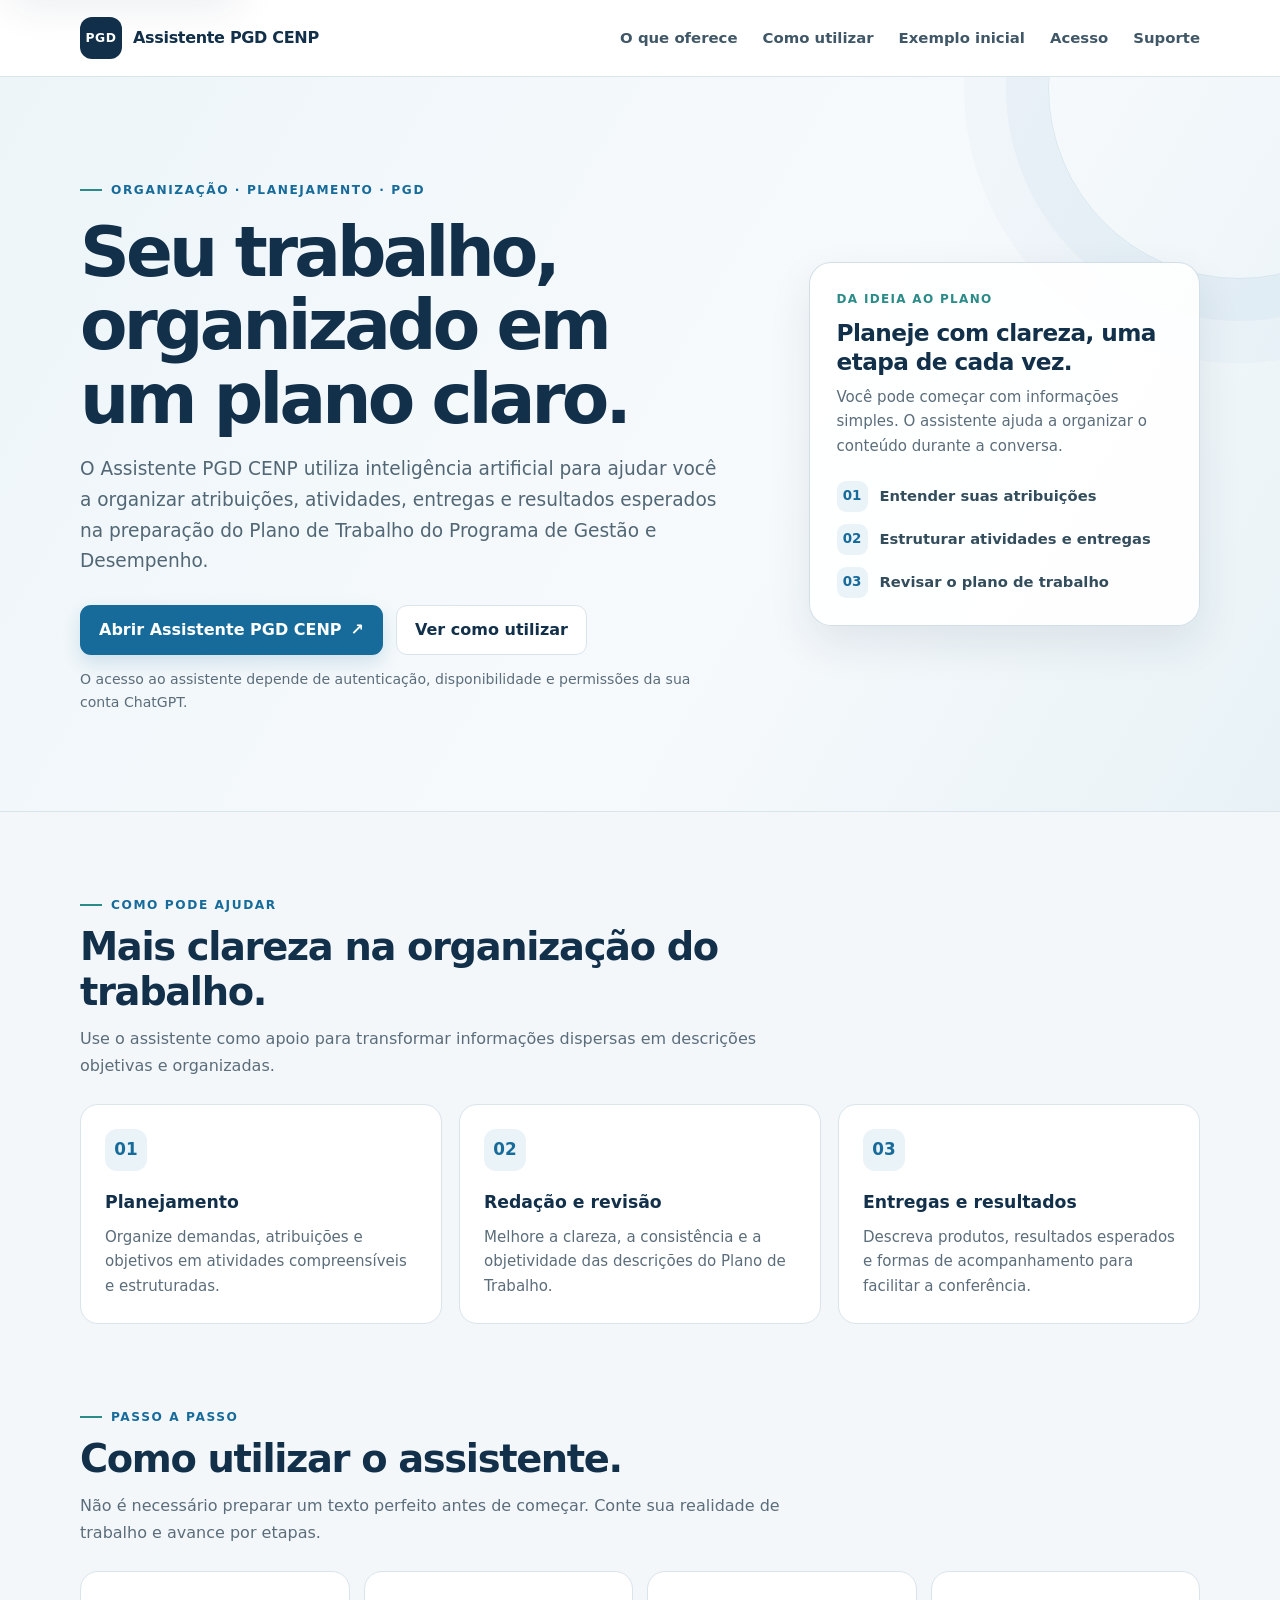
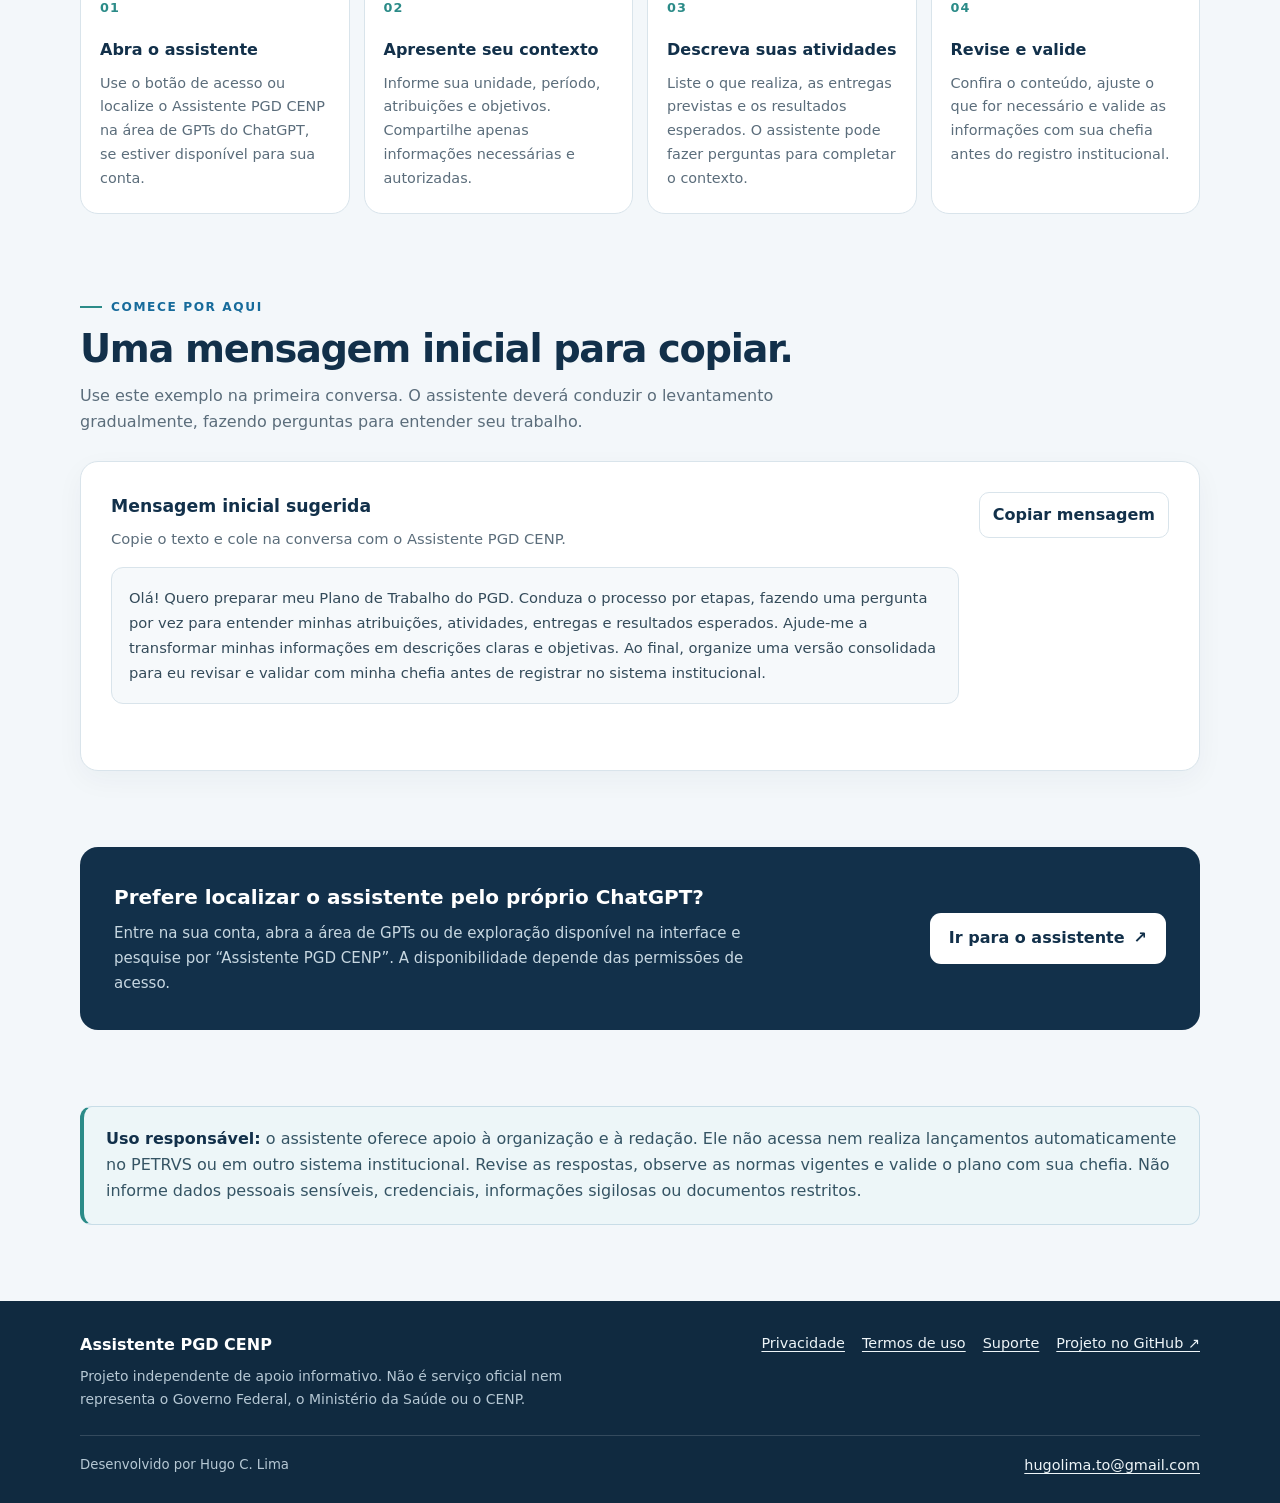
<file: index.html>
<!doctype html>
<html lang="pt-BR">
<head>
  <meta charset="utf-8">
  <meta name="viewport" content="width=device-width, initial-scale=1">
  <meta name="description" content="Conheça o Assistente PGD CENP: apoio com inteligência artificial para organizar atividades, entregas e informações do Plano de Trabalho no PGD.">
  <meta name="theme-color" content="#12304a">
  <meta property="og:type" content="website">
  <meta property="og:title" content="Assistente PGD CENP">
  <meta property="og:description" content="Organize suas atividades e prepare seu Plano de Trabalho do PGD com orientação passo a passo.">
  <meta property="og:url" content="https://yugolemom.github.io/assistente-pgd-cenp-publico/">
  <title>Assistente PGD CENP | Planejamento do Plano de Trabalho</title>
  <link rel="icon" href="favicon.svg" type="image/svg+xml">
  <link rel="stylesheet" href="styles.css">
  <script src="script.js" defer></script>
</head>
<body>
  <a class="skip-link" href="#conteudo">Pular para o conteúdo</a>
  <header class="site-header">
    <div class="container header-inner">
      <a class="brand" href="index.html" aria-label="Assistente PGD CENP — página inicial">
        <span class="brand-mark" aria-hidden="true">PGD</span>
        <span class="brand-name">Assistente <strong>PGD CENP</strong></span>
      </a>
      <button class="menu-toggle" type="button" data-menu-toggle aria-expanded="false" aria-controls="primary-nav" aria-label="Abrir menu">☰ Menu</button>
      <nav class="primary-nav" id="primary-nav" aria-label="Navegação principal">
        <a href="#beneficios">O que oferece</a>
        <a href="#como-utilizar">Como utilizar</a>
        <a href="#exemplo">Exemplo inicial</a>
        <a href="#acesso">Acesso</a>
        <a href="suporte.html">Suporte</a>
      </nav>
    </div>
  </header>

  <main id="conteudo">
    <section class="hero">
      <div class="container hero-grid">
        <div>
          <div class="eyebrow">Organização · Planejamento · PGD</div>
          <h1>Seu trabalho, organizado em um plano claro.</h1>
          <p class="hero-copy">O Assistente PGD CENP utiliza inteligência artificial para ajudar você a organizar atribuições, atividades, entregas e resultados esperados na preparação do Plano de Trabalho do Programa de Gestão e Desempenho.</p>
          <div class="hero-actions">
            <a class="btn btn-primary" href="https://chatgpt.com/plugins/plugins_6afefebbe8c481919bae7ef094b13bba" target="_blank" rel="noopener noreferrer">Abrir Assistente PGD CENP <span aria-hidden="true">↗</span></a>
            <a class="btn btn-secondary" href="#como-utilizar">Ver como utilizar</a>
          </div>
          <p class="helper-text">O acesso ao assistente depende de autenticação, disponibilidade e permissões da sua conta ChatGPT.</p>
        </div>
        <aside class="hero-panel" aria-label="Etapas de apoio do assistente">
          <div class="panel-kicker">Da ideia ao plano</div>
          <h2>Planeje com clareza, uma etapa de cada vez.</h2>
          <p>Você pode começar com informações simples. O assistente ajuda a organizar o conteúdo durante a conversa.</p>
          <div class="panel-list">
            <div class="panel-item"><span class="panel-number">01</span> Entender suas atribuições</div>
            <div class="panel-item"><span class="panel-number">02</span> Estruturar atividades e entregas</div>
            <div class="panel-item"><span class="panel-number">03</span> Revisar o plano de trabalho</div>
          </div>
        </aside>
      </div>
    </section>

    <section class="section container" id="beneficios">
      <div class="section-heading">
        <div class="eyebrow">Como pode ajudar</div>
        <h2>Mais clareza na organização do trabalho.</h2>
        <p class="section-intro">Use o assistente como apoio para transformar informações dispersas em descrições objetivas e organizadas.</p>
      </div>
      <div class="feature-grid">
        <article class="feature-card">
          <div class="feature-icon" aria-hidden="true">01</div>
          <h3>Planejamento</h3>
          <p>Organize demandas, atribuições e objetivos em atividades compreensíveis e estruturadas.</p>
        </article>
        <article class="feature-card">
          <div class="feature-icon" aria-hidden="true">02</div>
          <h3>Redação e revisão</h3>
          <p>Melhore a clareza, a consistência e a objetividade das descrições do Plano de Trabalho.</p>
        </article>
        <article class="feature-card">
          <div class="feature-icon" aria-hidden="true">03</div>
          <h3>Entregas e resultados</h3>
          <p>Descreva produtos, resultados esperados e formas de acompanhamento para facilitar a conferência.</p>
        </article>
      </div>
    </section>

    <section class="section container" id="como-utilizar">
      <div class="section-heading">
        <div class="eyebrow">Passo a passo</div>
        <h2>Como utilizar o assistente.</h2>
        <p class="section-intro">Não é necessário preparar um texto perfeito antes de começar. Conte sua realidade de trabalho e avance por etapas.</p>
      </div>
      <ol class="steps-grid">
        <li class="step-card">
          <h3>Abra o assistente</h3>
          <p>Use o botão de acesso ou localize o Assistente PGD CENP na área de GPTs do ChatGPT, se estiver disponível para sua conta.</p>
        </li>
        <li class="step-card">
          <h3>Apresente seu contexto</h3>
          <p>Informe sua unidade, período, atribuições e objetivos. Compartilhe apenas informações necessárias e autorizadas.</p>
        </li>
        <li class="step-card">
          <h3>Descreva suas atividades</h3>
          <p>Liste o que realiza, as entregas previstas e os resultados esperados. O assistente pode fazer perguntas para completar o contexto.</p>
        </li>
        <li class="step-card">
          <h3>Revise e valide</h3>
          <p>Confira o conteúdo, ajuste o que for necessário e valide as informações com sua chefia antes do registro institucional.</p>
        </li>
      </ol>
    </section>

    <section class="section container" id="exemplo">
      <div class="section-heading">
        <div class="eyebrow">Comece por aqui</div>
        <h2>Uma mensagem inicial para copiar.</h2>
        <p class="section-intro">Use este exemplo na primeira conversa. O assistente deverá conduzir o levantamento gradualmente, fazendo perguntas para entender seu trabalho.</p>
      </div>
      <div class="prompt-card">
        <div>
          <h3>Mensagem inicial sugerida</h3>
          <p>Copie o texto e cole na conversa com o Assistente PGD CENP.</p>
          <pre class="prompt-text" id="prompt-text">Olá! Quero preparar meu Plano de Trabalho do PGD. Conduza o processo por etapas, fazendo uma pergunta por vez para entender minhas atribuições, atividades, entregas e resultados esperados. Ajude-me a transformar minhas informações em descrições claras e objetivas. Ao final, organize uma versão consolidada para eu revisar e validar com minha chefia antes de registrar no sistema institucional.</pre>
          <p class="copy-status" id="copy-status" role="status" aria-live="polite"></p>
        </div>
        <button class="copy-button" type="button" data-copy-target="#prompt-text">Copiar mensagem</button>
      </div>
    </section>

    <section class="section container" id="acesso">
      <div class="access-card">
        <div>
          <h3>Prefere localizar o assistente pelo próprio ChatGPT?</h3>
          <p>Entre na sua conta, abra a área de GPTs ou de exploração disponível na interface e pesquise por “Assistente PGD CENP”. A disponibilidade depende das permissões de acesso.</p>
        </div>
        <a class="btn" href="https://chatgpt.com/plugins/plugins_6afefebbe8c481919bae7ef094b13bba" target="_blank" rel="noopener noreferrer">Ir para o assistente <span aria-hidden="true">↗</span></a>
      </div>
    </section>

    <section class="section container">
      <div class="notice">
        <strong>Uso responsável:</strong> o assistente oferece apoio à organização e à redação. Ele não acessa nem realiza lançamentos automaticamente no PETRVS ou em outro sistema institucional. Revise as respostas, observe as normas vigentes e valide o plano com sua chefia. Não informe dados pessoais sensíveis, credenciais, informações sigilosas ou documentos restritos.
      </div>
    </section>
  </main>

  <footer class="site-footer">
    <div class="container">
      <div class="footer-grid">
        <div>
          <div class="footer-brand">Assistente PGD CENP</div>
          <p class="footer-note">Projeto independente de apoio informativo. Não é serviço oficial nem representa o Governo Federal, o Ministério da Saúde ou o CENP.</p>
        </div>
        <nav class="footer-links" aria-label="Links institucionais do projeto">
          <a href="privacidade.html">Privacidade</a>
          <a href="termos.html">Termos de uso</a>
          <a href="suporte.html">Suporte</a>
          <a href="https://github.com/yugolemom/assistente-pgd-cenp-publico" target="_blank" rel="noopener noreferrer">Projeto no GitHub ↗</a>
        </nav>
      </div>
      <div class="footer-bottom">
        <span>Desenvolvido por Hugo C. Lima</span>
        <a href="mailto:hugolima.to@gmail.com">hugolima.to@gmail.com</a>
      </div>
    </div>
  </footer>
</body>
</html>
</file>
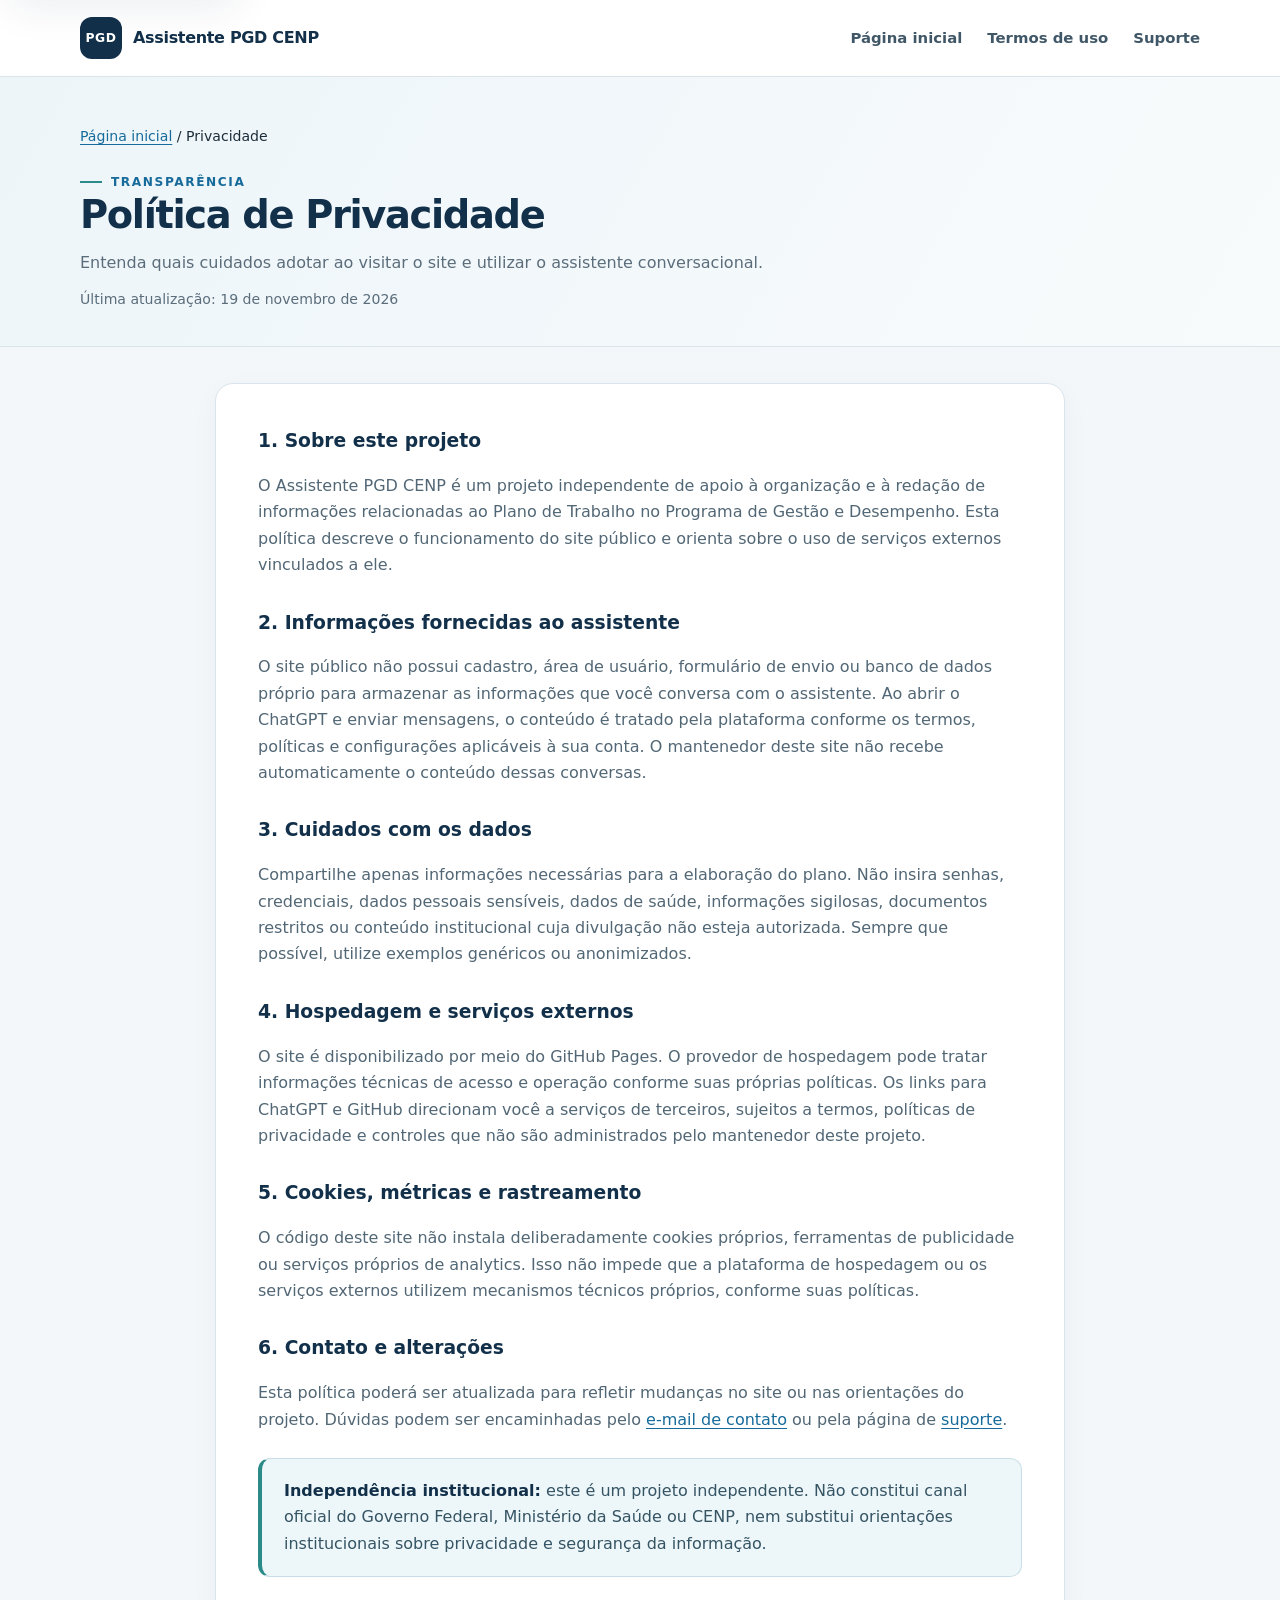
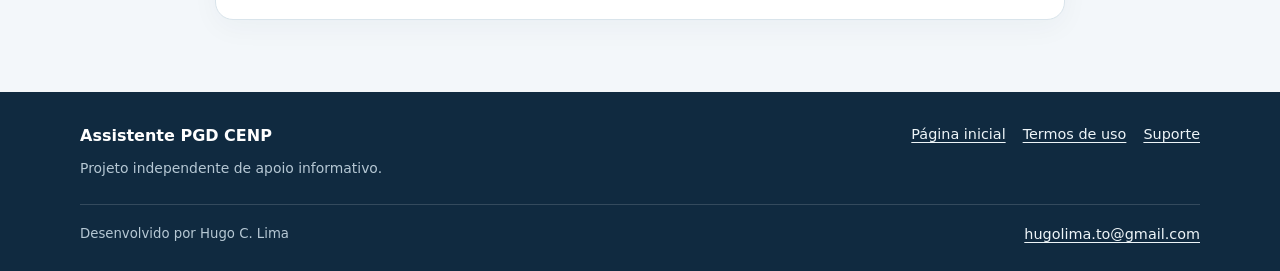
<file: privacidade.html>
<!doctype html>
<html lang="pt-BR">
<head>
  <meta charset="utf-8">
  <meta name="viewport" content="width=device-width, initial-scale=1">
  <meta name="description" content="Informações sobre privacidade e proteção de dados no uso do site Assistente PGD CENP.">
  <meta name="theme-color" content="#12304a">
  <title>Privacidade | Assistente PGD CENP</title>
  <link rel="icon" href="favicon.svg" type="image/svg+xml">
  <link rel="stylesheet" href="styles.css">
  <script src="script.js" defer></script>
</head>
<body>
  <a class="skip-link" href="#conteudo">Pular para o conteúdo</a>
  <header class="site-header">
    <div class="container header-inner">
      <a class="brand" href="index.html"><span class="brand-mark" aria-hidden="true">PGD</span><span class="brand-name">Assistente <strong>PGD CENP</strong></span></a>
      <button class="menu-toggle" type="button" data-menu-toggle aria-expanded="false" aria-controls="primary-nav" aria-label="Abrir menu">☰ Menu</button>
      <nav class="primary-nav" id="primary-nav" aria-label="Navegação principal">
        <a href="index.html">Página inicial</a>
        <a href="termos.html">Termos de uso</a>
        <a href="suporte.html">Suporte</a>
      </nav>
    </div>
  </header>
  <main id="conteudo">
    <section class="page-hero">
      <div class="container">
        <p class="breadcrumb"><a href="index.html">Página inicial</a> / Privacidade</p>
        <div class="page-heading">
          <div class="eyebrow">Transparência</div>
          <h1>Política de Privacidade</h1>
          <p>Entenda quais cuidados adotar ao visitar o site e utilizar o assistente conversacional.</p>
          <p class="small">Última atualização: 19 de novembro de 2026</p>
        </div>
      </div>
    </section>
    <article class="prose">
      <h2>1. Sobre este projeto</h2>
      <p>O Assistente PGD CENP é um projeto independente de apoio à organização e à redação de informações relacionadas ao Plano de Trabalho no Programa de Gestão e Desempenho. Esta política descreve o funcionamento do site público e orienta sobre o uso de serviços externos vinculados a ele.</p>

      <h2>2. Informações fornecidas ao assistente</h2>
      <p>O site público não possui cadastro, área de usuário, formulário de envio ou banco de dados próprio para armazenar as informações que você conversa com o assistente. Ao abrir o ChatGPT e enviar mensagens, o conteúdo é tratado pela plataforma conforme os termos, políticas e configurações aplicáveis à sua conta. O mantenedor deste site não recebe automaticamente o conteúdo dessas conversas.</p>

      <h2>3. Cuidados com os dados</h2>
      <p>Compartilhe apenas informações necessárias para a elaboração do plano. Não insira senhas, credenciais, dados pessoais sensíveis, dados de saúde, informações sigilosas, documentos restritos ou conteúdo institucional cuja divulgação não esteja autorizada. Sempre que possível, utilize exemplos genéricos ou anonimizados.</p>

      <h2>4. Hospedagem e serviços externos</h2>
      <p>O site é disponibilizado por meio do GitHub Pages. O provedor de hospedagem pode tratar informações técnicas de acesso e operação conforme suas próprias políticas. Os links para ChatGPT e GitHub direcionam você a serviços de terceiros, sujeitos a termos, políticas de privacidade e controles que não são administrados pelo mantenedor deste projeto.</p>

      <h2>5. Cookies, métricas e rastreamento</h2>
      <p>O código deste site não instala deliberadamente cookies próprios, ferramentas de publicidade ou serviços próprios de analytics. Isso não impede que a plataforma de hospedagem ou os serviços externos utilizem mecanismos técnicos próprios, conforme suas políticas.</p>

      <h2>6. Contato e alterações</h2>
      <p>Esta política poderá ser atualizada para refletir mudanças no site ou nas orientações do projeto. Dúvidas podem ser encaminhadas pelo <a href="mailto:hugolima.to@gmail.com">e-mail de contato</a> ou pela página de <a href="suporte.html">suporte</a>.</p>

      <div class="notice"><strong>Independência institucional:</strong> este é um projeto independente. Não constitui canal oficial do Governo Federal, Ministério da Saúde ou CENP, nem substitui orientações institucionais sobre privacidade e segurança da informação.</div>
    </article>
  </main>
  <footer class="site-footer">
    <div class="container">
      <div class="footer-grid"><div><div class="footer-brand">Assistente PGD CENP</div><p class="footer-note">Projeto independente de apoio informativo.</p></div><nav class="footer-links" aria-label="Links institucionais"><a href="index.html">Página inicial</a><a href="termos.html">Termos de uso</a><a href="suporte.html">Suporte</a></nav></div>
      <div class="footer-bottom"><span>Desenvolvido por Hugo C. Lima</span><a href="mailto:hugolima.to@gmail.com">hugolima.to@gmail.com</a></div>
    </div>
  </footer>
</body>
</html>
</file>
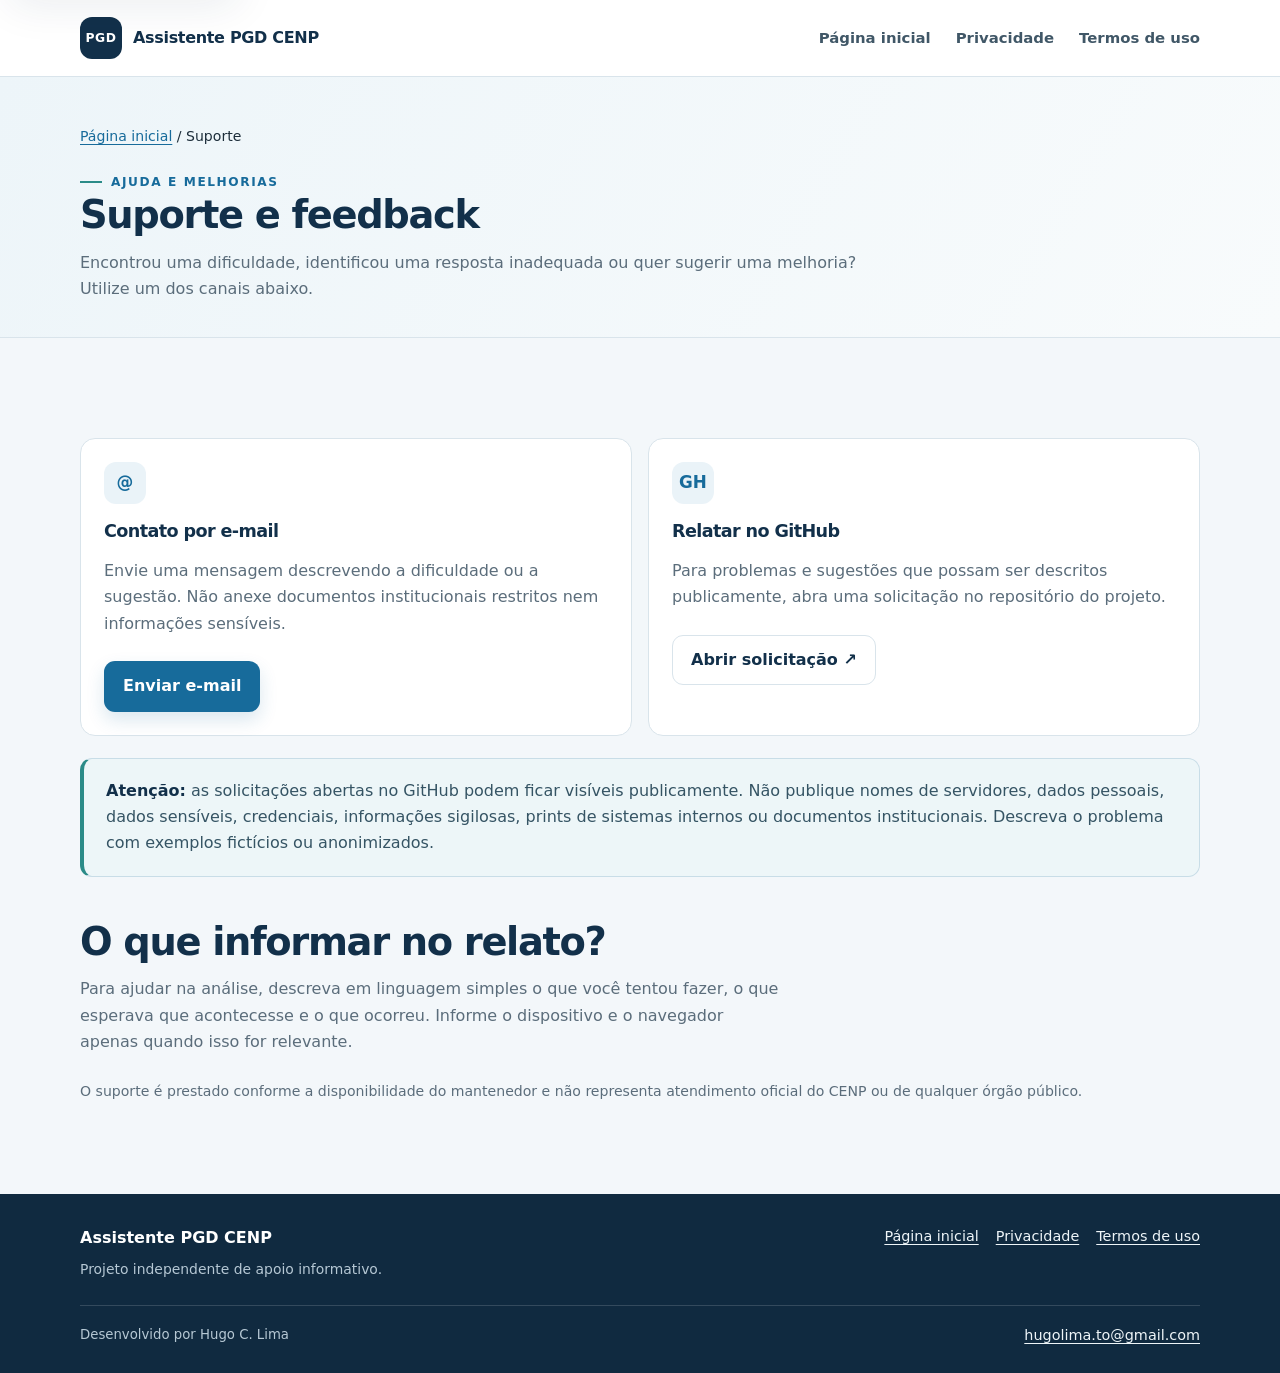
<file: suporte.html>
<!doctype html>
<html lang="pt-BR">
<head>
  <meta charset="utf-8">
  <meta name="viewport" content="width=device-width, initial-scale=1">
  <meta name="description" content="Canais de suporte, dúvidas e sugestões para o Assistente PGD CENP.">
  <meta name="theme-color" content="#12304a">
  <title>Suporte | Assistente PGD CENP</title>
  <link rel="icon" href="favicon.svg" type="image/svg+xml">
  <link rel="stylesheet" href="styles.css">
  <script src="script.js" defer></script>
</head>
<body>
  <a class="skip-link" href="#conteudo">Pular para o conteúdo</a>
  <header class="site-header">
    <div class="container header-inner">
      <a class="brand" href="index.html"><span class="brand-mark" aria-hidden="true">PGD</span><span class="brand-name">Assistente <strong>PGD CENP</strong></span></a>
      <button class="menu-toggle" type="button" data-menu-toggle aria-expanded="false" aria-controls="primary-nav" aria-label="Abrir menu">☰ Menu</button>
      <nav class="primary-nav" id="primary-nav" aria-label="Navegação principal">
        <a href="index.html">Página inicial</a>
        <a href="privacidade.html">Privacidade</a>
        <a href="termos.html">Termos de uso</a>
      </nav>
    </div>
  </header>
  <main id="conteudo">
    <section class="page-hero">
      <div class="container">
        <p class="breadcrumb"><a href="index.html">Página inicial</a> / Suporte</p>
        <div class="page-heading">
          <div class="eyebrow">Ajuda e melhorias</div>
          <h1>Suporte e feedback</h1>
          <p>Encontrou uma dificuldade, identificou uma resposta inadequada ou quer sugerir uma melhoria? Utilize um dos canais abaixo.</p>
        </div>
      </div>
    </section>
    <section class="container section">
      <div class="contact-grid">
        <article class="contact-card">
          <div class="feature-icon" aria-hidden="true">@</div>
          <h2>Contato por e-mail</h2>
          <p>Envie uma mensagem descrevendo a dificuldade ou a sugestão. Não anexe documentos institucionais restritos nem informações sensíveis.</p>
          <a class="btn btn-primary" href="mailto:hugolima.to@gmail.com?subject=Suporte%20-%20Assistente%20PGD%20CENP">Enviar e-mail</a>
        </article>
        <article class="contact-card">
          <div class="feature-icon" aria-hidden="true">GH</div>
          <h2>Relatar no GitHub</h2>
          <p>Para problemas e sugestões que possam ser descritos publicamente, abra uma solicitação no repositório do projeto.</p>
          <a class="btn btn-secondary" href="https://github.com/yugolemom/assistente-pgd-cenp-publico/issues" target="_blank" rel="noopener noreferrer">Abrir solicitação ↗</a>
        </article>
      </div>
      <div class="notice" style="margin-top:22px">
        <strong>Atenção:</strong> as solicitações abertas no GitHub podem ficar visíveis publicamente. Não publique nomes de servidores, dados pessoais, dados sensíveis, credenciais, informações sigilosas, prints de sistemas internos ou documentos institucionais. Descreva o problema com exemplos fictícios ou anonimizados.
      </div>
      <div class="section-heading" style="margin-top:42px">
        <h2>O que informar no relato?</h2>
        <p class="section-intro">Para ajudar na análise, descreva em linguagem simples o que você tentou fazer, o que esperava que acontecesse e o que ocorreu. Informe o dispositivo e o navegador apenas quando isso for relevante.</p>
      </div>
      <p class="small">O suporte é prestado conforme a disponibilidade do mantenedor e não representa atendimento oficial do CENP ou de qualquer órgão público.</p>
    </section>
  </main>
  <footer class="site-footer">
    <div class="container">
      <div class="footer-grid"><div><div class="footer-brand">Assistente PGD CENP</div><p class="footer-note">Projeto independente de apoio informativo.</p></div><nav class="footer-links" aria-label="Links institucionais"><a href="index.html">Página inicial</a><a href="privacidade.html">Privacidade</a><a href="termos.html">Termos de uso</a></nav></div>
      <div class="footer-bottom"><span>Desenvolvido por Hugo C. Lima</span><a href="mailto:hugolima.to@gmail.com">hugolima.to@gmail.com</a></div>
    </div>
  </footer>
</body>
</html>
</file>
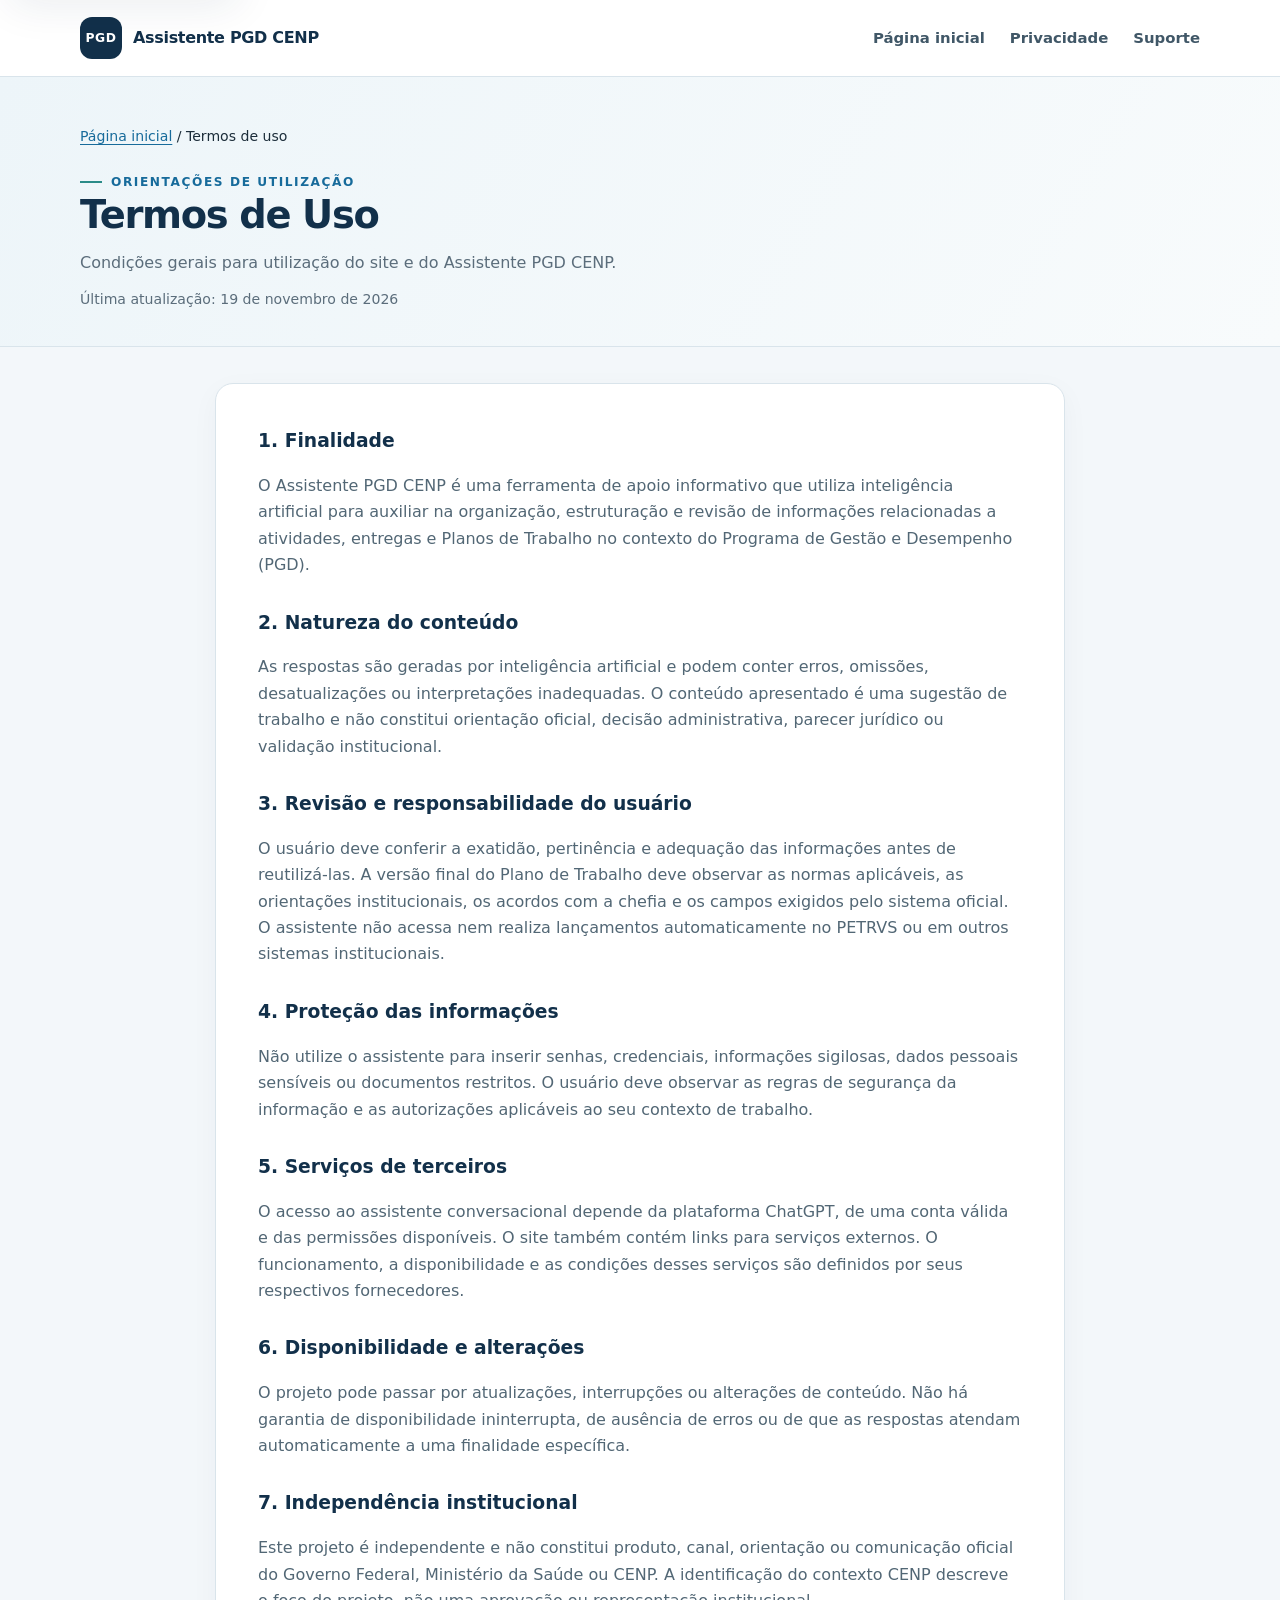
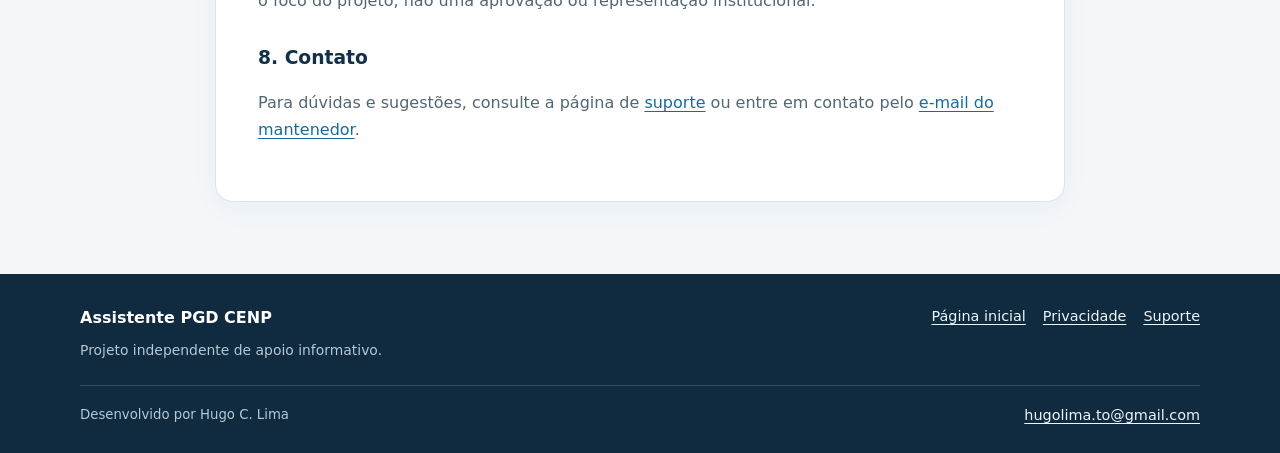
<file: termos.html>
<!doctype html>
<html lang="pt-BR">
<head>
  <meta charset="utf-8">
  <meta name="viewport" content="width=device-width, initial-scale=1">
  <meta name="description" content="Termos de uso do Assistente PGD CENP.">
  <meta name="theme-color" content="#12304a">
  <title>Termos de Uso | Assistente PGD CENP</title>
  <link rel="icon" href="favicon.svg" type="image/svg+xml">
  <link rel="stylesheet" href="styles.css">
  <script src="script.js" defer></script>
</head>
<body>
  <a class="skip-link" href="#conteudo">Pular para o conteúdo</a>
  <header class="site-header">
    <div class="container header-inner">
      <a class="brand" href="index.html"><span class="brand-mark" aria-hidden="true">PGD</span><span class="brand-name">Assistente <strong>PGD CENP</strong></span></a>
      <button class="menu-toggle" type="button" data-menu-toggle aria-expanded="false" aria-controls="primary-nav" aria-label="Abrir menu">☰ Menu</button>
      <nav class="primary-nav" id="primary-nav" aria-label="Navegação principal">
        <a href="index.html">Página inicial</a>
        <a href="privacidade.html">Privacidade</a>
        <a href="suporte.html">Suporte</a>
      </nav>
    </div>
  </header>
  <main id="conteudo">
    <section class="page-hero">
      <div class="container">
        <p class="breadcrumb"><a href="index.html">Página inicial</a> / Termos de uso</p>
        <div class="page-heading">
          <div class="eyebrow">Orientações de utilização</div>
          <h1>Termos de Uso</h1>
          <p>Condições gerais para utilização do site e do Assistente PGD CENP.</p>
          <p class="small">Última atualização: 19 de novembro de 2026</p>
        </div>
      </div>
    </section>
    <article class="prose">
      <h2>1. Finalidade</h2>
      <p>O Assistente PGD CENP é uma ferramenta de apoio informativo que utiliza inteligência artificial para auxiliar na organização, estruturação e revisão de informações relacionadas a atividades, entregas e Planos de Trabalho no contexto do Programa de Gestão e Desempenho (PGD).</p>

      <h2>2. Natureza do conteúdo</h2>
      <p>As respostas são geradas por inteligência artificial e podem conter erros, omissões, desatualizações ou interpretações inadequadas. O conteúdo apresentado é uma sugestão de trabalho e não constitui orientação oficial, decisão administrativa, parecer jurídico ou validação institucional.</p>

      <h2>3. Revisão e responsabilidade do usuário</h2>
      <p>O usuário deve conferir a exatidão, pertinência e adequação das informações antes de reutilizá-las. A versão final do Plano de Trabalho deve observar as normas aplicáveis, as orientações institucionais, os acordos com a chefia e os campos exigidos pelo sistema oficial. O assistente não acessa nem realiza lançamentos automaticamente no PETRVS ou em outros sistemas institucionais.</p>

      <h2>4. Proteção das informações</h2>
      <p>Não utilize o assistente para inserir senhas, credenciais, informações sigilosas, dados pessoais sensíveis ou documentos restritos. O usuário deve observar as regras de segurança da informação e as autorizações aplicáveis ao seu contexto de trabalho.</p>

      <h2>5. Serviços de terceiros</h2>
      <p>O acesso ao assistente conversacional depende da plataforma ChatGPT, de uma conta válida e das permissões disponíveis. O site também contém links para serviços externos. O funcionamento, a disponibilidade e as condições desses serviços são definidos por seus respectivos fornecedores.</p>

      <h2>6. Disponibilidade e alterações</h2>
      <p>O projeto pode passar por atualizações, interrupções ou alterações de conteúdo. Não há garantia de disponibilidade ininterrupta, de ausência de erros ou de que as respostas atendam automaticamente a uma finalidade específica.</p>

      <h2>7. Independência institucional</h2>
      <p>Este projeto é independente e não constitui produto, canal, orientação ou comunicação oficial do Governo Federal, Ministério da Saúde ou CENP. A identificação do contexto CENP descreve o foco do projeto, não uma aprovação ou representação institucional.</p>

      <h2>8. Contato</h2>
      <p>Para dúvidas e sugestões, consulte a página de <a href="suporte.html">suporte</a> ou entre em contato pelo <a href="mailto:hugolima.to@gmail.com">e-mail do mantenedor</a>.</p>
    </article>
  </main>
  <footer class="site-footer">
    <div class="container">
      <div class="footer-grid"><div><div class="footer-brand">Assistente PGD CENP</div><p class="footer-note">Projeto independente de apoio informativo.</p></div><nav class="footer-links" aria-label="Links institucionais"><a href="index.html">Página inicial</a><a href="privacidade.html">Privacidade</a><a href="suporte.html">Suporte</a></nav></div>
      <div class="footer-bottom"><span>Desenvolvido por Hugo C. Lima</span><a href="mailto:hugolima.to@gmail.com">hugolima.to@gmail.com</a></div>
    </div>
  </footer>
</body>
</html>
</file>
<file: styles.css>
:root {
  color-scheme: light;
  --navy: #12304a;
  --navy-2: #1c4968;
  --blue: #176b9b;
  --blue-hover: #12577f;
  --teal: #2b8b88;
  --ink: #1c2d3a;
  --muted: #5b6d7b;
  --soft: #f3f7fa;
  --soft-blue: #eaf3f8;
  --white: #ffffff;
  --line: #d9e4eb;
  --success: #236b55;
  --shadow: 0 18px 44px rgba(18, 48, 74, .09);
  --radius: 18px;
  --container: 1120px;
}
* { box-sizing: border-box; }
html { scroll-behavior: smooth; scroll-padding-top: 92px; }
body {
  margin: 0;
  min-height: 100vh;
  display: flex;
  flex-direction: column;
  background: var(--soft);
  color: var(--ink);
  font: 16px/1.65 Inter, ui-sans-serif, system-ui, -apple-system, "Segoe UI", sans-serif;
  -webkit-font-smoothing: antialiased;
}
a { color: var(--blue); text-underline-offset: 3px; }
a:hover { color: var(--blue-hover); }
a:focus-visible, button:focus-visible {
  outline: 3px solid #e09b32;
  outline-offset: 3px;
  border-radius: 5px;
}
button { font: inherit; }
img, svg { max-width: 100%; }
.container { width: min(var(--container), calc(100% - 44px)); margin-inline: auto; }
.skip-link {
  position: absolute; top: 10px; left: 10px; z-index: 1000;
  transform: translateY(-150%); padding: 10px 14px; border-radius: 8px;
  background: var(--white); color: var(--navy); font-weight: 700;
  box-shadow: var(--shadow);
}
.skip-link:focus { transform: translateY(0); }
.site-header {
  position: relative; z-index: 10; background: rgba(255,255,255,.97);
  border-bottom: 1px solid var(--line);
}
.header-inner {
  min-height: 76px; display: flex; align-items: center;
  justify-content: space-between; gap: 28px;
}
.brand {
  display: inline-flex; align-items: center; gap: 11px;
  color: var(--navy); text-decoration: none; font-weight: 650;
  letter-spacing: -.02em; white-space: nowrap;
}
.brand:hover { color: var(--navy); }
.brand-mark {
  width: 42px; height: 42px; display: grid; place-items: center;
  border-radius: 12px; background: var(--navy); color: white;
  font-size: .77rem; font-weight: 850; letter-spacing: .04em;
}
.brand-name strong { font-weight: 850; }
.primary-nav { display: flex; align-items: center; gap: 25px; }
.primary-nav a {
  color: #405767; text-decoration: none; font-size: .93rem; font-weight: 600;
}
.primary-nav a:hover, .primary-nav a[aria-current="page"] { color: var(--blue); }
.menu-toggle {
  display: none; border: 1px solid var(--line); border-radius: 10px;
  padding: 8px 12px; background: white; color: var(--navy); font-weight: 700;
}
.hero {
  position: relative; overflow: hidden;
  background: linear-gradient(120deg, #edf5f9 0%, #f7fafc 58%, #e8f2f6 100%);
  border-bottom: 1px solid var(--line);
}
.hero::after {
  content: ""; position: absolute; width: 380px; height: 380px;
  right: -150px; top: -180px; border: 1px solid rgba(23,107,155,.12);
  border-radius: 50%; box-shadow: 0 0 0 42px rgba(23,107,155,.035), 0 0 0 84px rgba(23,107,155,.025);
  pointer-events: none;
}
.hero-grid {
  position: relative; z-index: 1; display: grid;
  grid-template-columns: minmax(0, 1.25fr) minmax(270px, .75fr);
  align-items: center; gap: clamp(32px, 6vw, 76px);
  padding-block: clamp(58px, 8vw, 96px);
}
.eyebrow {
  display: inline-flex; align-items: center; gap: 9px;
  color: var(--blue); text-transform: uppercase; letter-spacing: .13em;
  font-size: .76rem; font-weight: 850;
}
.eyebrow::before {
  content: ""; width: 22px; height: 2px; background: var(--teal);
}
.hero h1 {
  max-width: 760px; margin: 16px 0 18px; color: var(--navy);
  font-size: clamp(2.45rem, 5.4vw, 4.5rem); line-height: 1.06;
  letter-spacing: -.055em; font-weight: 820;
}
.hero-copy { max-width: 690px; color: #526775; font-size: clamp(1.03rem, 1.6vw, 1.16rem); }
.hero-actions { display: flex; flex-wrap: wrap; align-items: center; gap: 13px; margin-top: 28px; }
.btn {
  display: inline-flex; justify-content: center; align-items: center; gap: 9px;
  min-height: 48px; padding: 11px 18px; border: 1px solid transparent;
  border-radius: 11px; text-decoration: none; font-weight: 750;
  transition: background .18s ease, transform .18s ease, border-color .18s ease;
}
.btn:hover { transform: translateY(-1px); text-decoration: none; }
.btn-primary { background: var(--blue); color: white; box-shadow: 0 8px 18px rgba(23,107,155,.16); }
.btn-primary:hover { background: var(--blue-hover); color: white; }
.btn-secondary { background: white; color: var(--navy); border-color: var(--line); }
.btn-secondary:hover { background: #f8fbfd; color: var(--navy); border-color: #b8cbd7; }
.helper-text { margin: 13px 0 0; color: var(--muted); font-size: .88rem; }
.hero-panel {
  position: relative; padding: 27px; background: rgba(255,255,255,.9);
  border: 1px solid rgba(208,222,231,.95); border-radius: 22px;
  box-shadow: var(--shadow);
}
.panel-kicker { color: var(--teal); font-size: .75rem; font-weight: 850; text-transform: uppercase; letter-spacing: .11em; }
.hero-panel h2 { margin: 8px 0 9px; color: var(--navy); font-size: 1.45rem; line-height: 1.25; letter-spacing: -.025em; }
.hero-panel p { margin: 0; color: var(--muted); font-size: .94rem; }
.panel-list { display: grid; gap: 12px; margin-top: 22px; }
.panel-item { display: flex; align-items: center; gap: 12px; color: #344d5d; font-size: .92rem; font-weight: 650; }
.panel-number {
  flex: 0 0 31px; height: 31px; display: grid; place-items: center;
  border-radius: 9px; background: var(--soft-blue); color: var(--blue);
  font-size: .84rem; font-weight: 850;
}
.section { padding-block: clamp(48px, 6vw, 76px); }
.section + .section { padding-top: 0; }
.section-heading { max-width: 730px; margin-bottom: 25px; }
.section-heading .eyebrow { margin-bottom: 9px; }
.section h2, .page-heading h1 {
  margin: 0; color: var(--navy); font-size: clamp(1.75rem, 3vw, 2.45rem);
  line-height: 1.18; letter-spacing: -.035em;
}
.section-intro { margin: 12px 0 0; color: var(--muted); max-width: 700px; }
.feature-grid { display: grid; grid-template-columns: repeat(3, 1fr); gap: 17px; }
.feature-card {
  height: 100%; padding: 24px; background: white;
  border: 1px solid var(--line); border-radius: var(--radius);
}
.feature-icon {
  width: 42px; height: 42px; display: grid; place-items: center;
  border-radius: 12px; margin-bottom: 17px; background: var(--soft-blue);
  color: var(--blue); font-size: 1.05rem; font-weight: 850;
}
.feature-card h3 { margin: 0 0 8px; color: var(--navy); font-size: 1.08rem; }
.feature-card p { margin: 0; color: var(--muted); font-size: .94rem; }
.steps-grid { display: grid; grid-template-columns: repeat(4, 1fr); gap: 14px; counter-reset: steps; list-style: none; margin: 0; padding: 0; }
.step-card {
  position: relative; min-height: 190px; padding: 22px 19px;
  background: white; border: 1px solid var(--line); border-radius: var(--radius);
  counter-increment: steps;
}
.step-card::before {
  content: "0" counter(steps); display: inline-block; margin-bottom: 19px;
  color: var(--teal); font-size: .8rem; font-weight: 900; letter-spacing: .08em;
}
.step-card h3 { margin: 0 0 8px; color: var(--navy); font-size: 1rem; }
.step-card p { margin: 0; color: var(--muted); font-size: .9rem; }
.prompt-card {
  display: grid; grid-template-columns: minmax(0, 1fr) auto; gap: 20px;
  align-items: start; padding: clamp(20px, 3vw, 30px);
  background: white; border: 1px solid var(--line); border-radius: var(--radius);
  box-shadow: 0 9px 28px rgba(18,48,74,.045);
}
.prompt-card h3 { margin: 0 0 7px; color: var(--navy); font-size: 1.08rem; }
.prompt-card > div > p { margin: 0 0 16px; color: var(--muted); font-size: .92rem; }
.prompt-text {
  margin: 0; padding: 17px; border: 1px solid var(--line);
  border-radius: 12px; background: #f6f9fb; color: #344b5a;
  font-family: inherit; font-size: .92rem; line-height: 1.7; white-space: pre-wrap; overflow-wrap: anywhere;
}
.copy-button {
  min-height: 43px; padding: 9px 13px; border: 1px solid var(--line);
  border-radius: 10px; background: white; color: var(--navy);
  font-weight: 750; cursor: pointer; white-space: nowrap;
}
.copy-button:hover { border-color: #aabfcd; background: #f8fbfd; }
.copy-status { min-height: 1.4em; margin: 8px 0 0; color: var(--success); font-size: .85rem; }
.access-card {
  display: grid; grid-template-columns: 1fr auto; align-items: center; gap: 22px;
  padding: clamp(22px, 3.5vw, 34px); border-radius: var(--radius);
  background: var(--navy); color: #eaf2f6;
}
.access-card h3 { margin: 0 0 7px; color: white; font-size: 1.25rem; }
.access-card p { margin: 0; color: #c7d7e1; max-width: 680px; font-size: .94rem; }
.access-card .btn { background: white; color: var(--navy); }
.access-card .btn:hover { background: #eaf3f8; }
.notice {
  padding: 19px 22px; border: 1px solid #c8dde7; border-left: 4px solid var(--teal);
  border-radius: 12px; background: #edf6f8; color: #355464;
}
.notice strong { color: var(--navy); }
.site-footer { margin-top: auto; padding: 31px 0 25px; background: #102a40; color: #d7e4ec; }
.footer-grid { display: flex; justify-content: space-between; align-items: flex-start; gap: 30px; }
.footer-brand { color: white; font-weight: 800; }
.footer-note { max-width: 560px; margin: 7px 0 0; color: #b6c8d4; font-size: .87rem; }
.footer-links { display: flex; flex-wrap: wrap; gap: 17px; }
.footer-links a, .site-footer a { color: #eef5f8; font-size: .9rem; }
.footer-bottom {
  display: flex; justify-content: space-between; gap: 18px; flex-wrap: wrap;
  margin-top: 24px; padding-top: 18px; border-top: 1px solid rgba(255,255,255,.15);
  color: #b6c8d4; font-size: .83rem;
}
.page-hero { padding: 48px 0 35px; background: linear-gradient(120deg, #edf5f9, #f8fbfc); border-bottom: 1px solid var(--line); }
.breadcrumb { margin: 0 0 17px; font-size: .88rem; }
.breadcrumb a { color: var(--blue); }
.page-heading { max-width: 780px; }
.page-heading p { margin: 12px 0 0; color: var(--muted); }
.prose {
  max-width: 850px; margin: 36px auto 72px; padding: clamp(22px, 4vw, 42px);
  background: white; border: 1px solid var(--line); border-radius: var(--radius);
  box-shadow: 0 8px 28px rgba(18,48,74,.04);
}
.prose h2 { margin: 29px 0 8px; color: var(--navy); font-size: 1.17rem; }
.prose h2:first-child { margin-top: 0; }
.prose p, .prose li { color: #526775; }
.prose ul, .prose ol { padding-left: 1.35rem; }
.prose li { margin: 7px 0; }
.prose .notice { margin-top: 25px; }
.contact-grid { display: grid; grid-template-columns: repeat(2, 1fr); gap: 16px; margin-top: 24px; }
.contact-card { padding: 23px; border: 1px solid var(--line); border-radius: 15px; background: white; }
.contact-card h2 { margin: 0 0 8px; color: var(--navy); font-size: 1.1rem; }
.contact-card p { color: var(--muted); }
.contact-card .btn { margin-top: 8px; }
.small { font-size: .88rem; color: var(--muted); }
.text-link { font-weight: 700; }
@media (max-width: 850px) {
  .primary-nav { gap: 16px; }
  .hero-grid { grid-template-columns: 1fr; gap: 30px; }
  .hero-panel { max-width: 600px; }
  .steps-grid { grid-template-columns: repeat(2, 1fr); }
}
@media (max-width: 680px) {
  .container { width: min(var(--container), calc(100% - 34px)); }
  .header-inner { min-height: 68px; gap: 10px; }
  html:not(.js) .header-inner { flex-wrap: wrap; padding-block: 12px; }
  html:not(.js) .primary-nav { width: 100%; flex-wrap: wrap; justify-content: flex-start; gap: 11px 16px; }
  .js .menu-toggle { display: inline-flex; align-items: center; gap: 8px; }
  .js .primary-nav {
    display: none; position: absolute; top: calc(100% + 1px); left: 0; right: 0;
    padding: 12px 20px 18px; flex-direction: column; align-items: stretch; gap: 0;
    background: white; border-bottom: 1px solid var(--line); box-shadow: 0 14px 24px rgba(18,48,74,.08);
  }
  .js .primary-nav.is-open { display: flex; }
  .primary-nav a { padding: 11px 3px; border-bottom: 1px solid #edf1f4; }
  .primary-nav a:last-child { border-bottom: 0; }
  .hero-grid { padding-block: 49px; }
  .hero h1 { font-size: clamp(2.35rem, 11vw, 3.3rem); }
  .hero-actions { align-items: stretch; flex-direction: column; }
  .hero-actions .btn { width: 100%; }
  .feature-grid, .steps-grid, .contact-grid { grid-template-columns: 1fr; }
  .step-card { min-height: 0; }
  .prompt-card { grid-template-columns: 1fr; }
  .copy-button { width: 100%; }
  .access-card { grid-template-columns: 1fr; }
  .access-card .btn { width: 100%; }
  .footer-grid { flex-direction: column; }
  .footer-bottom { flex-direction: column; }
}
@media (prefers-reduced-motion: reduce) {
  html { scroll-behavior: auto; }
  *, *::before, *::after { transition-duration: .01ms !important; animation-duration: .01ms !important; animation-iteration-count: 1 !important; }
}
</file>
